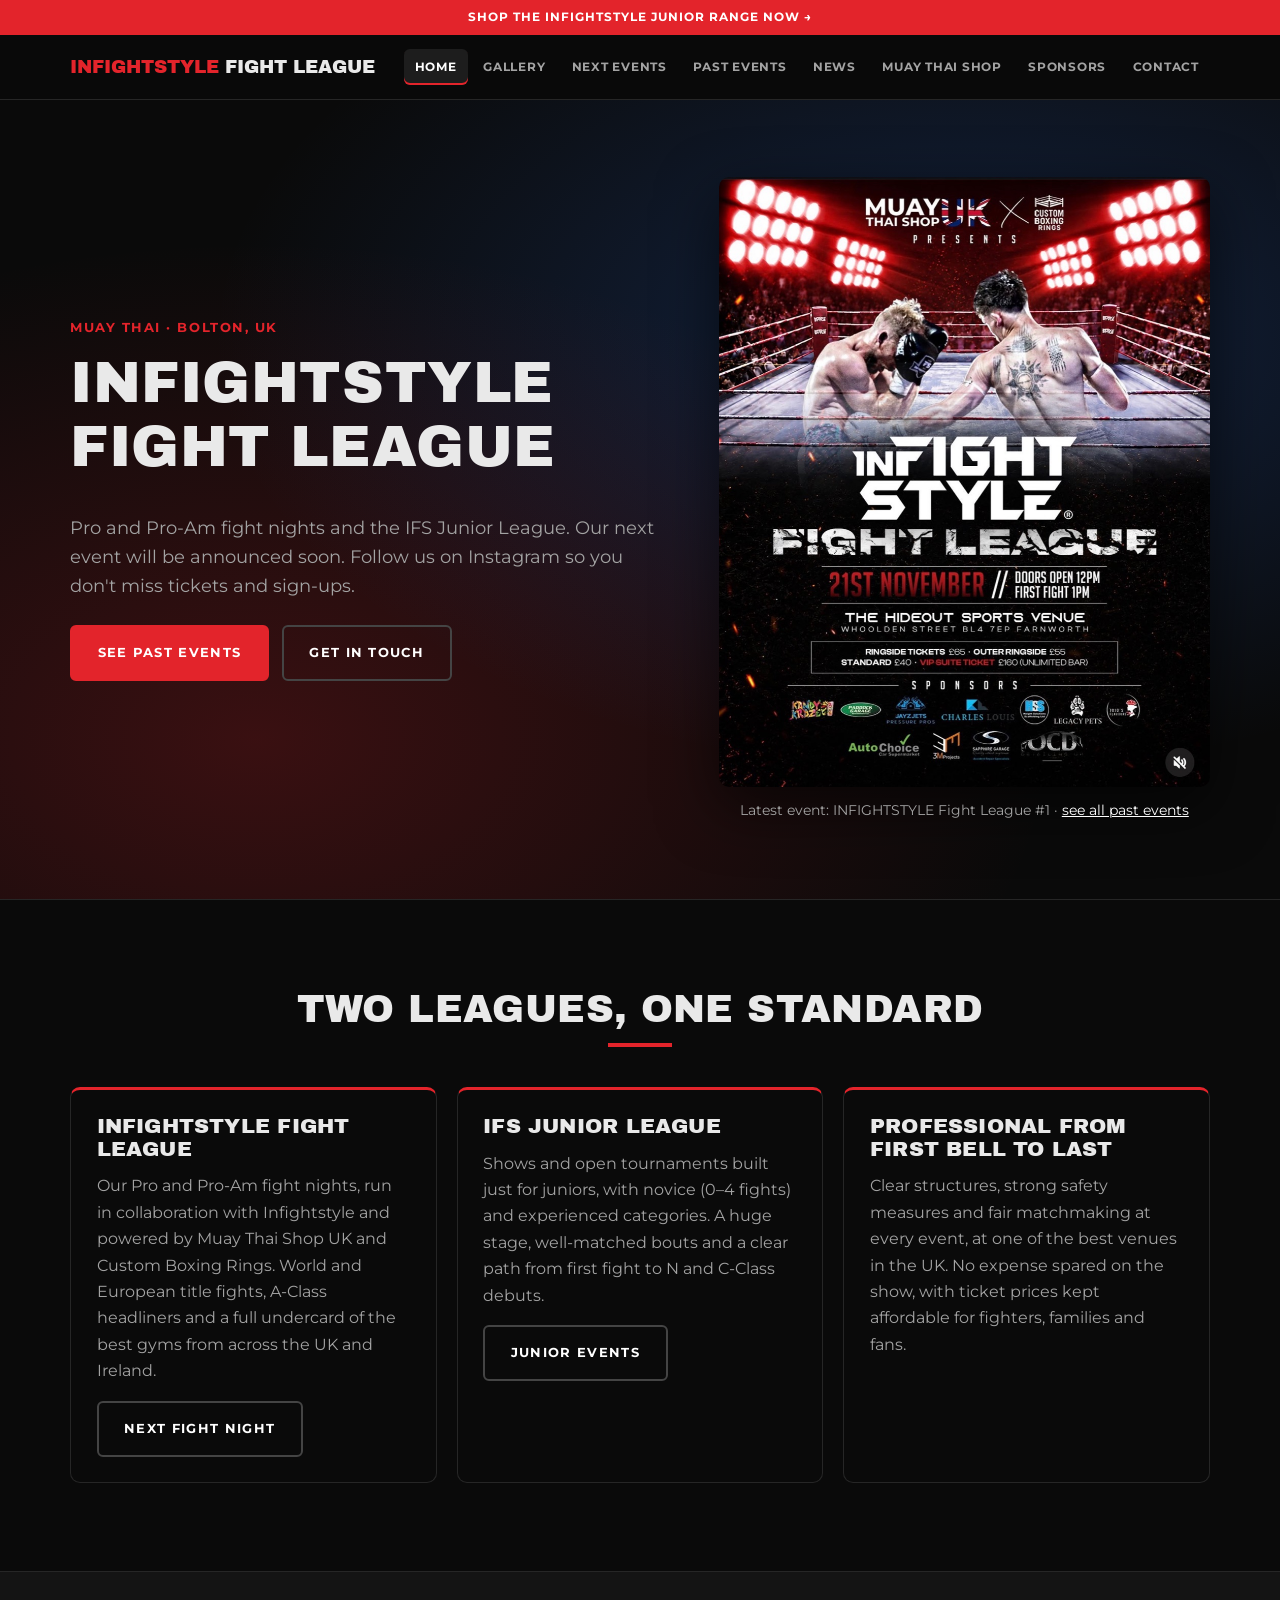
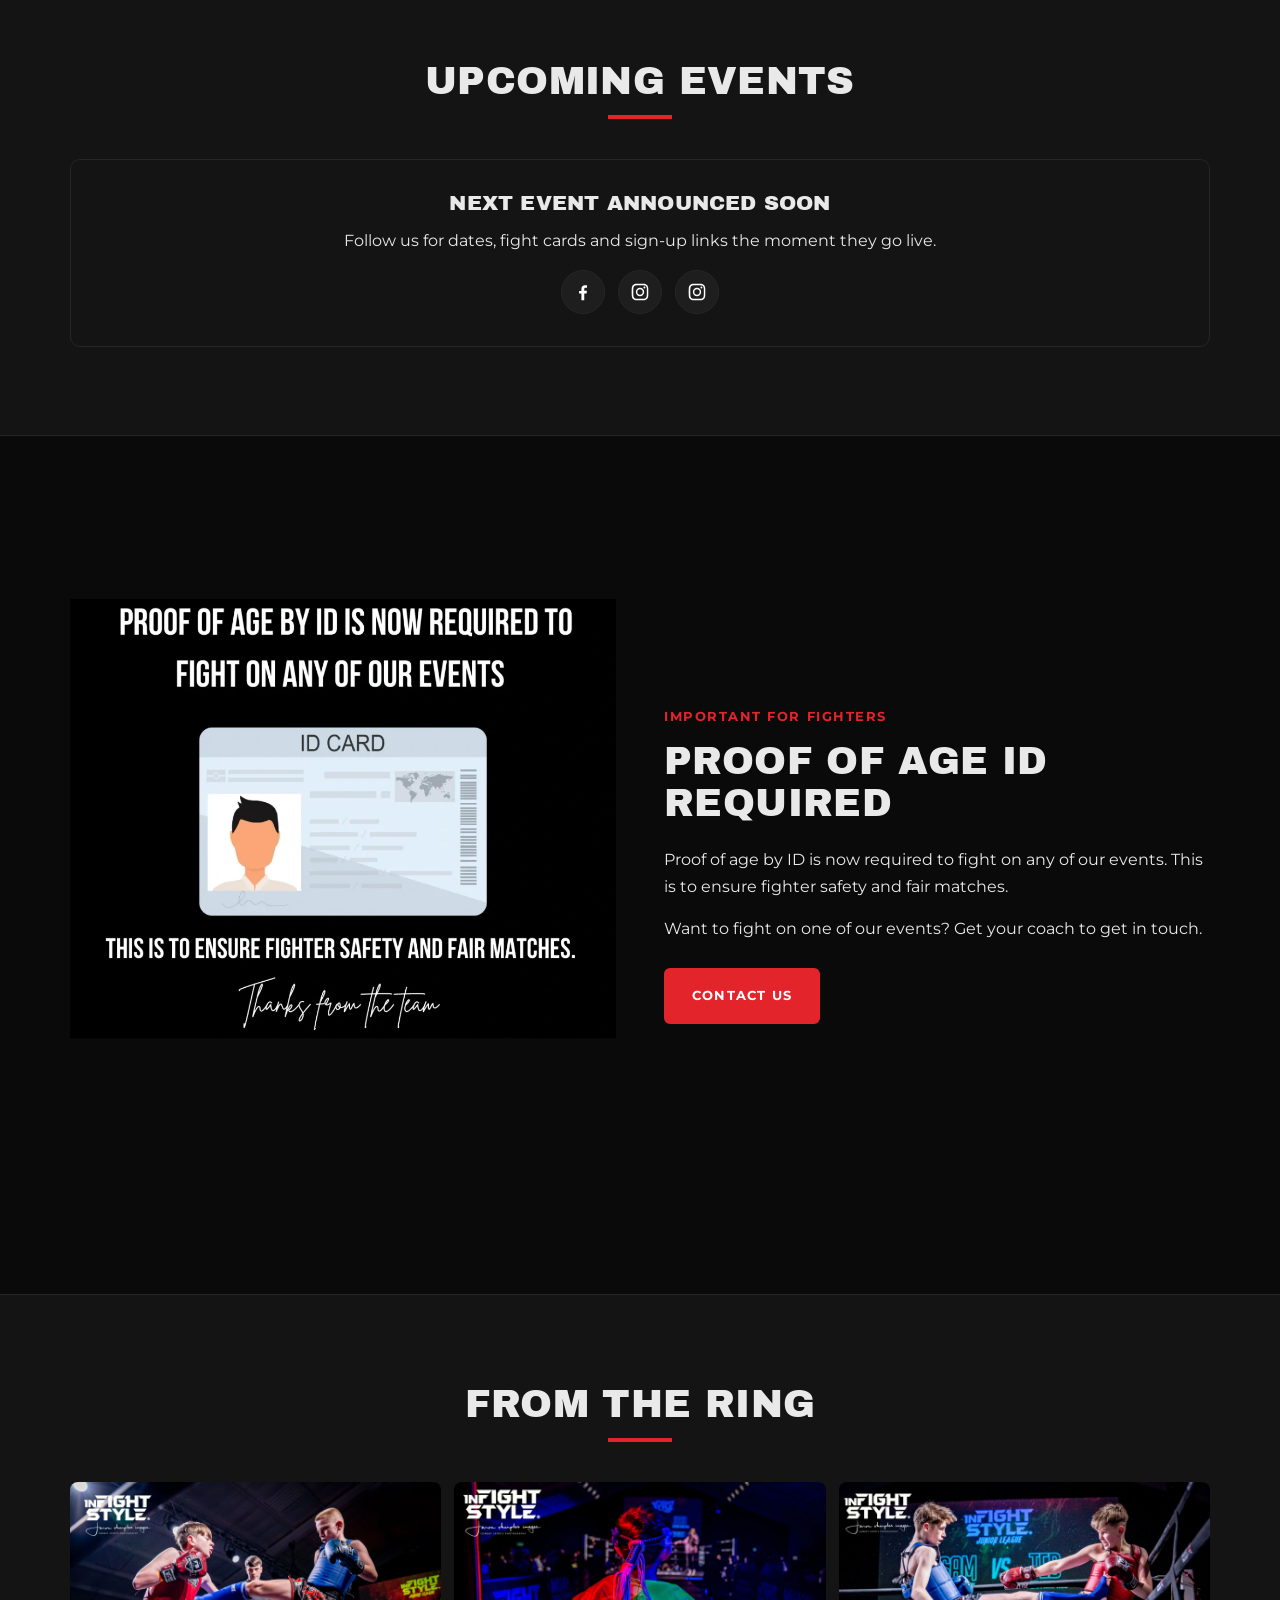
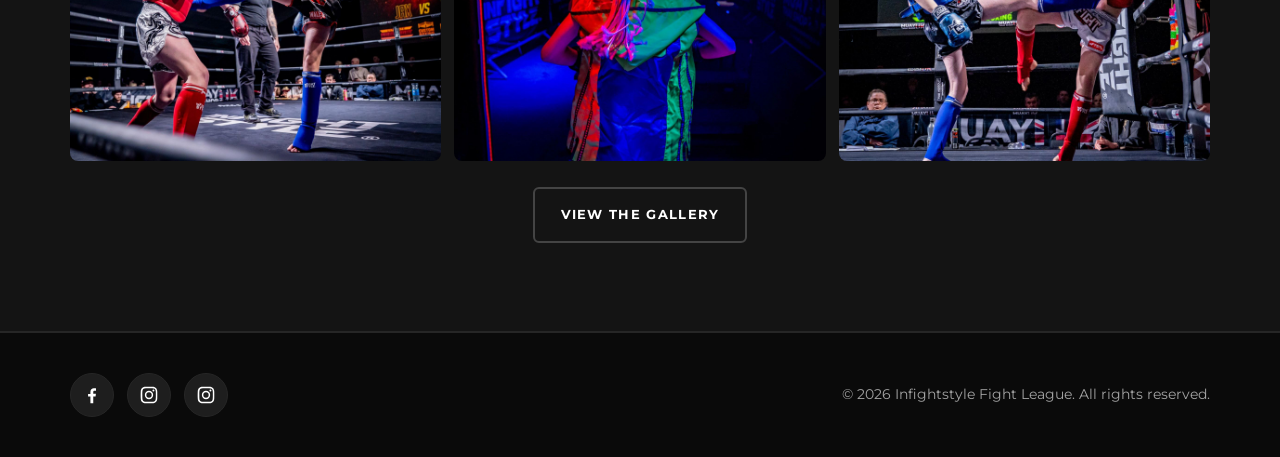
<file: index.html>
<!DOCTYPE html>
<html lang="en-GB">
<head>
<meta charset="utf-8">
<meta name="viewport" content="width=device-width, initial-scale=1">
<title>INFIGHTSTYLE Fight League | Muay Thai Fight Nights & Junior League, Bolton</title>
<meta name="description" content="Pro and Pro-Am Muay Thai fight nights and the IFS Junior League at The Hideout Sports Venue, Farnworth, Bolton. Title fights, top UK talent and a professional stage for juniors.">
<meta property="og:title" content="INFIGHTSTYLE Fight League | Muay Thai Fight Nights & Junior League, Bolton">
<meta property="og:description" content="Pro and Pro-Am Muay Thai fight nights and the IFS Junior League at The Hideout Sports Venue, Farnworth, Bolton. Title fights, top UK talent and a professional stage for juniors.">
<meta property="og:image" content="https://www.infightstylefightleague.co.uk/images/gallery-body-kick.jpg">
<link rel="icon" href="/images/favicon.svg" type="image/svg+xml">
<link rel="preconnect" href="https://fonts.googleapis.com">
<link rel="preconnect" href="https://fonts.gstatic.com" crossorigin>
<link href="https://fonts.googleapis.com/css2?family=Archivo+Black&family=Montserrat:wght@400;500;700&display=swap" rel="stylesheet">
<link rel="stylesheet" href="/assets/style.css">
<script src="/events.js" defer></script>
<script src="/assets/site.js" defer></script>
</head>
<body>
<header id="site-header"></header>
<main>
<section id="hero"></section>

<section class="section">
  <div class="wrap">
    <h2 class="section-title">Two leagues, one standard</h2>
    <div class="cards">
      <div class="card"><h3>INFIGHTSTYLE Fight League</h3><p>Our Pro and Pro-Am fight nights, run in collaboration with Infightstyle and powered by Muay Thai Shop UK and Custom Boxing Rings. World and European title fights, A-Class headliners and a full undercard of the best gyms from across the UK and Ireland.</p><p style="margin-top:1rem"><a class="btn ghost" href="/next-events/">Next fight night</a></p></div>
      <div class="card"><h3>IFS Junior League</h3><p>Shows and open tournaments built just for juniors, with novice (0–4 fights) and experienced categories. A huge stage, well-matched bouts and a clear path from first fight to N and C-Class debuts.</p><p style="margin-top:1rem"><a class="btn ghost" href="/past-events/">Junior events</a></p></div>
      <div class="card"><h3>Professional from first bell to last</h3><p>Clear structures, strong safety measures and fair matchmaking at every event, at one of the best venues in the UK. No expense spared on the show, with ticket prices kept affordable for fighters, families and fans.</p></div>
    </div>
  </div>
</section>

<section class="section alt">
  <div class="wrap">
    <h2 class="section-title">Upcoming events</h2>
    <div id="home-next" class="events"></div>
  </div>
</section>

<section class="section">
  <div class="wrap split">
    <img src="/images/id-notice.png" alt="Proof of age by ID is now required to fight on any of our events" loading="lazy">
    <div>
      <p class="eyebrow">Important for fighters</p>
      <h2>Proof of age ID required</h2>
      <p>Proof of age by ID is now required to fight on any of our events. This is to ensure fighter safety and fair matches.</p>
      <p>Want to fight on one of our events? Get your coach to get in touch.</p>
      <div class="actions"><a class="btn" href="/contact-us/">Contact us</a></div>
    </div>
  </div>
</section>

<section class="section alt">
  <div class="wrap">
    <h2 class="section-title">From the ring</h2>
    <div class="gallery">
      <a href="/gallery/"><img src="/images/gallery-body-kick.jpg" alt="Two young fighters in a ring during a Muay Thai match" loading="lazy"></a>
      <a href="/gallery/"><img src="/images/gallery-walkout-robe.jpg" alt="Fighter entering the ring in a colourful robe" loading="lazy"></a>
      <a href="/gallery/"><img src="/images/gallery-teep.jpg" alt="Two young fighters exchanging kicks" loading="lazy"></a>
    </div>
    <div class="actions" style="justify-content:center"><a class="btn ghost" href="/gallery/">View the gallery</a></div>
  </div>
</section>
</main>
<footer id="site-footer"></footer>
</body>
</html>
</file>
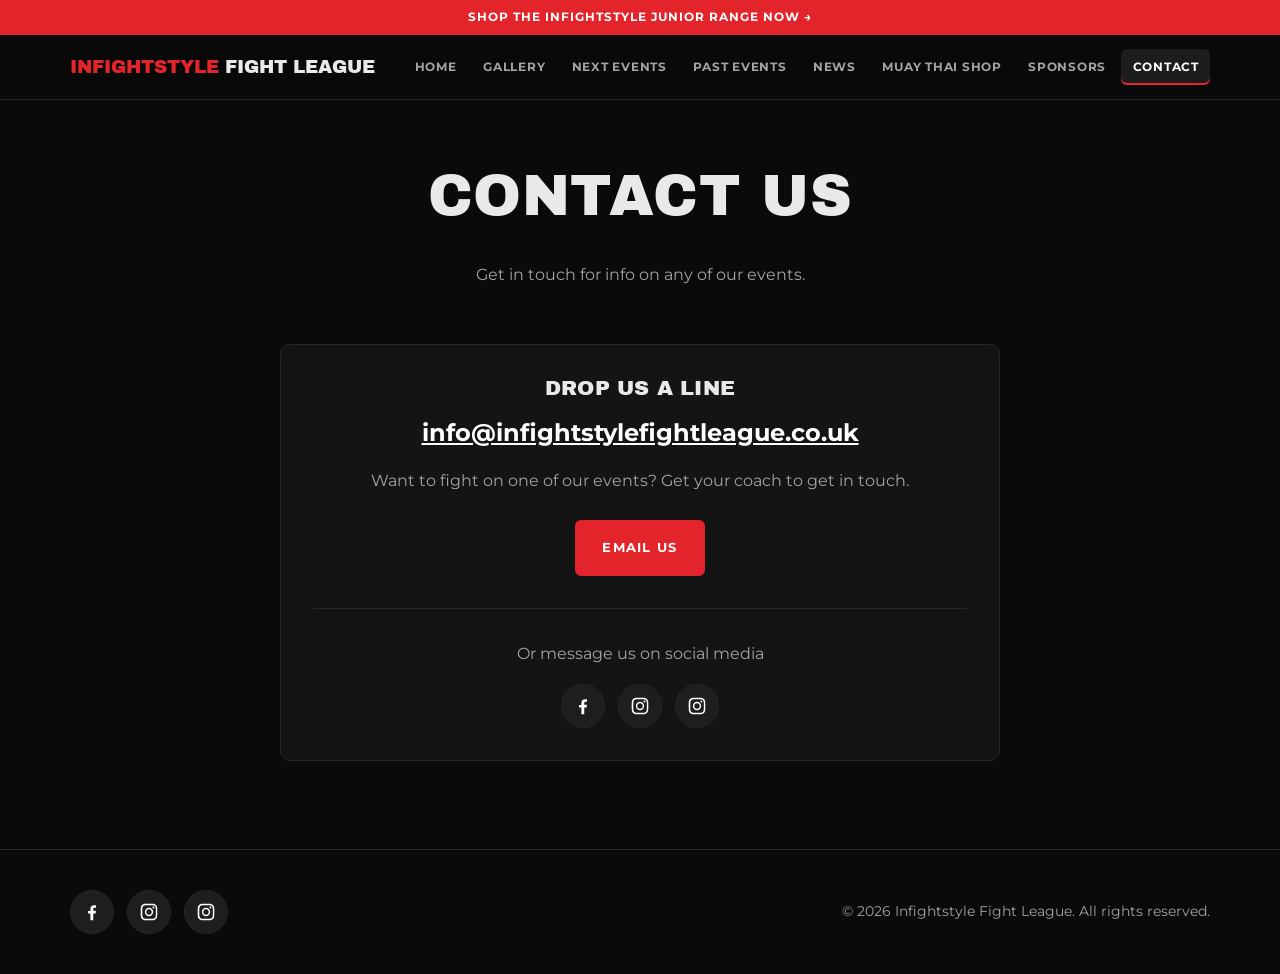
<file: contact-us/index.html>
<!DOCTYPE html>
<html lang="en-GB">
<head>
<meta charset="utf-8">
<meta name="viewport" content="width=device-width, initial-scale=1">
<title>Contact | Infightstyle Fight League</title>
<meta name="description" content="Get in touch with Infightstyle Fight League for info on any of our events.">
<meta property="og:title" content="Contact | Infightstyle Fight League">
<meta property="og:description" content="Get in touch with Infightstyle Fight League for info on any of our events.">
<meta property="og:image" content="https://www.infightstylefightleague.co.uk/images/gallery-body-kick.jpg">
<link rel="icon" href="/images/favicon.svg" type="image/svg+xml">
<link rel="preconnect" href="https://fonts.googleapis.com">
<link rel="preconnect" href="https://fonts.gstatic.com" crossorigin>
<link href="https://fonts.googleapis.com/css2?family=Archivo+Black&family=Montserrat:wght@400;500;700&display=swap" rel="stylesheet">
<link rel="stylesheet" href="/assets/style.css">
<script src="/events.js" defer></script>
<script src="/assets/site.js" defer></script>
</head>
<body>
<header id="site-header"></header>
<main>
<section class="page-banner wrap">
  <h1>Contact us</h1>
  <p>Get in touch for info on any of our events.</p>
</section>
<section class="section" style="padding-top:1.5rem">
  <div class="wrap" style="max-width:720px">
    <div class="panel center">
      <h3>Drop us a line</h3>
      <p><a class="contact-email" data-email="email"></a></p>
      <p style="color:var(--muted)">Want to fight on one of our events? Get your coach to get in touch.</p>
      <div class="actions" style="justify-content:center"><a class="btn" data-email="email">Email us</a></div>
      <hr style="border:0;border-top:1px solid var(--line);margin:2rem 0">
      <p style="color:var(--muted)">Or message us on social media</p>
      <div data-socials></div>
    </div>
  </div>
</section>
</main>
<footer id="site-footer"></footer>
</body>
</html>
</file>
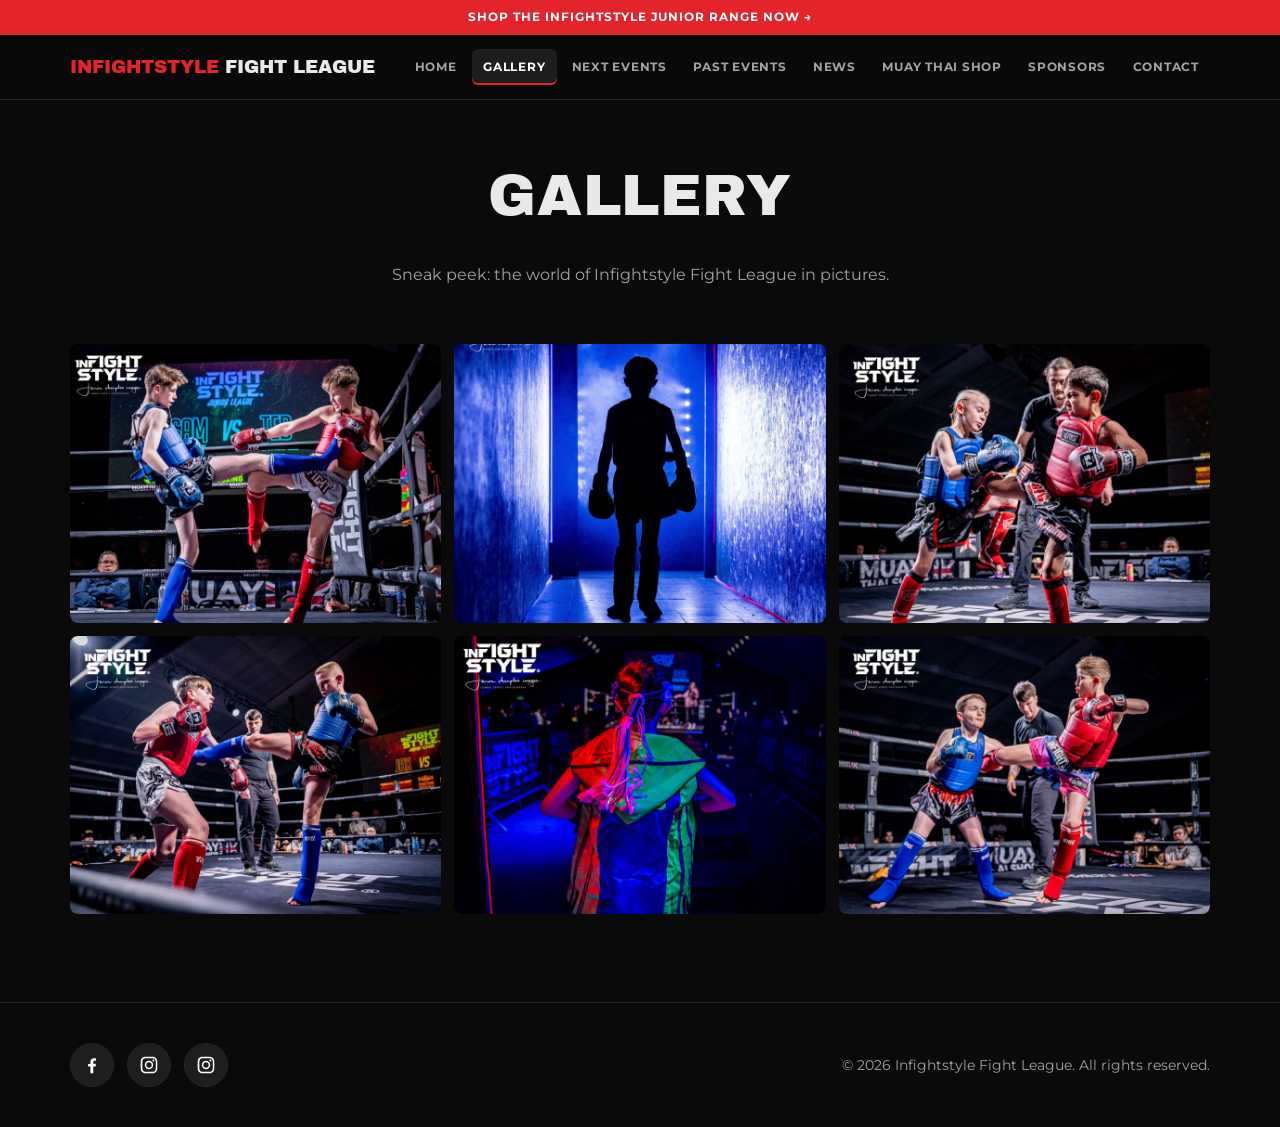
<file: gallery/index.html>
<!DOCTYPE html>
<html lang="en-GB">
<head>
<meta charset="utf-8">
<meta name="viewport" content="width=device-width, initial-scale=1">
<title>Gallery | Infightstyle Fight League</title>
<meta name="description" content="Photos from Infightstyle Fight League junior Muay Thai events.">
<meta property="og:title" content="Gallery | Infightstyle Fight League">
<meta property="og:description" content="Photos from Infightstyle Fight League junior Muay Thai events.">
<meta property="og:image" content="https://www.infightstylefightleague.co.uk/images/gallery-body-kick.jpg">
<link rel="icon" href="/images/favicon.svg" type="image/svg+xml">
<link rel="preconnect" href="https://fonts.googleapis.com">
<link rel="preconnect" href="https://fonts.gstatic.com" crossorigin>
<link href="https://fonts.googleapis.com/css2?family=Archivo+Black&family=Montserrat:wght@400;500;700&display=swap" rel="stylesheet">
<link rel="stylesheet" href="/assets/style.css">
<script src="/events.js" defer></script>
<script src="/assets/site.js" defer></script>
</head>
<body>
<header id="site-header"></header>
<main>
<section class="page-banner wrap">
  <h1>Gallery</h1>
  <p>Sneak peek: the world of Infightstyle Fight League in pictures.</p>
</section>
<section class="section" style="padding-top:1.5rem">
  <div class="wrap gallery" id="gallery">
    <a href="/images/gallery-teep.jpg"><img src="/images/gallery-teep.jpg" alt="Two young fighters in a Muay Thai match exchanging kicks" loading="lazy"></a>
    <a href="/images/gallery-walkout-corridor.jpg"><img src="/images/gallery-walkout-corridor.jpg" alt="Silhouette of a fighter walking through a blue-lit corridor" loading="lazy"></a>
    <a href="/images/gallery-ibrahim.jpg"><img src="/images/gallery-ibrahim.jpg" alt="Two juniors in a Muay Thai bout" loading="lazy"></a>
    <a href="/images/gallery-body-kick.jpg"><img src="/images/gallery-body-kick.jpg" alt="Two young fighters in a ring during a Muay Thai match" loading="lazy"></a>
    <a href="/images/gallery-walkout-robe.jpg"><img src="/images/gallery-walkout-robe.jpg" alt="Fighter entering the ring in a colourful robe and headband" loading="lazy"></a>
    <a href="/images/gallery-reggie.jpg"><img src="/images/gallery-reggie.jpg" alt="Junior fighter at an Infightstyle event" loading="lazy"></a>
  </div>
</section>
<div class="lightbox" id="lightbox"><img alt=""></div>
<script>
  (function () {
    var box = document.getElementById("lightbox"), img = box.querySelector("img");
    document.getElementById("gallery").addEventListener("click", function (e) {
      var a = e.target.closest("a"); if (!a) return;
      e.preventDefault(); img.src = a.href; img.alt = a.querySelector("img").alt; box.classList.add("show");
    });
    box.addEventListener("click", function () { box.classList.remove("show"); });
    document.addEventListener("keydown", function (e) { if (e.key === "Escape") box.classList.remove("show"); });
  })();
</script>
</main>
<footer id="site-footer"></footer>
</body>
</html>
</file>
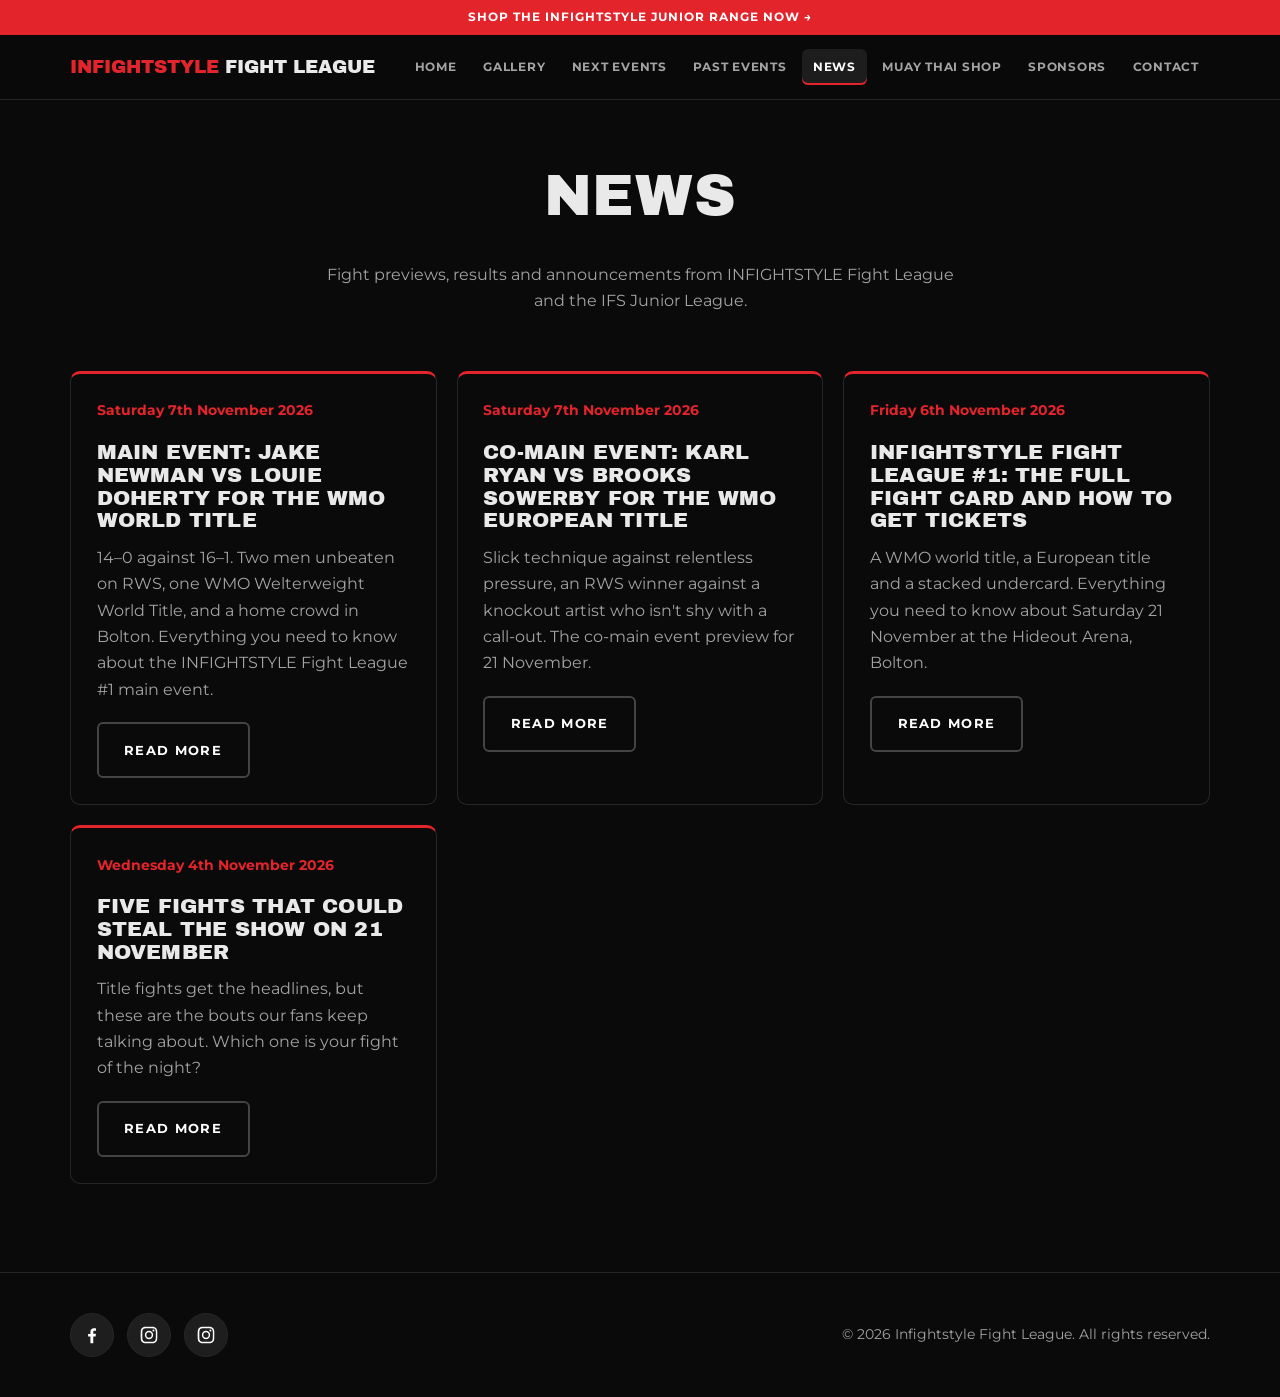
<file: news/index.html>
<!DOCTYPE html>
<html lang="en-GB">
<head>
<meta charset="utf-8">
<meta name="viewport" content="width=device-width, initial-scale=1">
<title>News | INFIGHTSTYLE Fight League</title>
<meta name="description" content="News, fight previews and results from INFIGHTSTYLE Fight League and the IFS Junior League.">
<meta property="og:title" content="News | INFIGHTSTYLE Fight League">
<meta property="og:description" content="News, fight previews and results from INFIGHTSTYLE Fight League and the IFS Junior League.">
<meta property="og:image" content="https://www.infightstylefightleague.co.uk/images/gallery-body-kick.jpg">
<link rel="icon" href="/images/favicon.svg" type="image/svg+xml">
<link rel="preconnect" href="https://fonts.googleapis.com">
<link rel="preconnect" href="https://fonts.gstatic.com" crossorigin>
<link href="https://fonts.googleapis.com/css2?family=Archivo+Black&family=Montserrat:wght@400;500;700&display=swap" rel="stylesheet">
<link rel="stylesheet" href="/assets/style.css">
<script src="/events.js" defer></script>
<script src="/posts.js" defer></script>
<script src="/assets/site.js" defer></script>
</head>
<body>
<header id="site-header"></header>
<main>
<section class="page-banner wrap">
  <h1>News</h1>
  <p>Fight previews, results and announcements from INFIGHTSTYLE Fight League and the IFS Junior League.</p>
</section>
<section class="section" style="padding-top:1.5rem">
  <div class="wrap news-list" id="news-list"></div>
</section>
</main>
<footer id="site-footer"></footer>
</body>
</html>
</file>
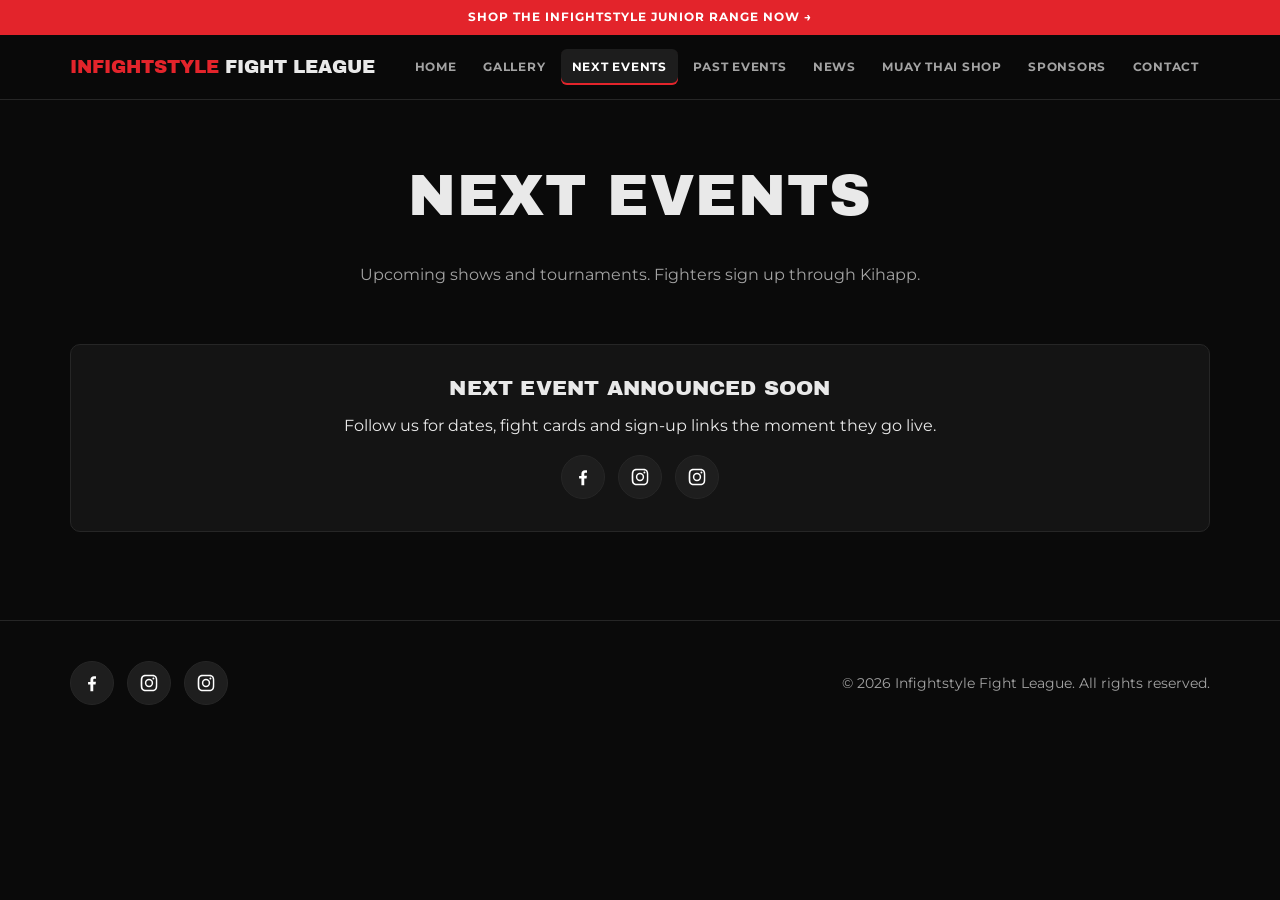
<file: next-events/index.html>
<!DOCTYPE html>
<html lang="en-GB">
<head>
<meta charset="utf-8">
<meta name="viewport" content="width=device-width, initial-scale=1">
<title>Next Events | Infightstyle Fight League</title>
<meta name="description" content="Upcoming Infightstyle junior Muay Thai shows and tournaments, with sign-up links.">
<meta property="og:title" content="Next Events | Infightstyle Fight League">
<meta property="og:description" content="Upcoming Infightstyle junior Muay Thai shows and tournaments, with sign-up links.">
<meta property="og:image" content="https://www.infightstylefightleague.co.uk/images/gallery-body-kick.jpg">
<link rel="icon" href="/images/favicon.svg" type="image/svg+xml">
<link rel="preconnect" href="https://fonts.googleapis.com">
<link rel="preconnect" href="https://fonts.gstatic.com" crossorigin>
<link href="https://fonts.googleapis.com/css2?family=Archivo+Black&family=Montserrat:wght@400;500;700&display=swap" rel="stylesheet">
<link rel="stylesheet" href="/assets/style.css">
<script src="/events.js" defer></script>
<script src="/assets/site.js" defer></script>
</head>
<body>
<header id="site-header"></header>
<main>
<section class="page-banner wrap">
  <h1>Next events</h1>
  <p>Upcoming shows and tournaments. Fighters sign up through Kihapp.</p>
</section>
<section class="section" style="padding-top:1.5rem">
  <div class="wrap events" id="next-events"></div>
</section>
</main>
<footer id="site-footer"></footer>
</body>
</html>
</file>
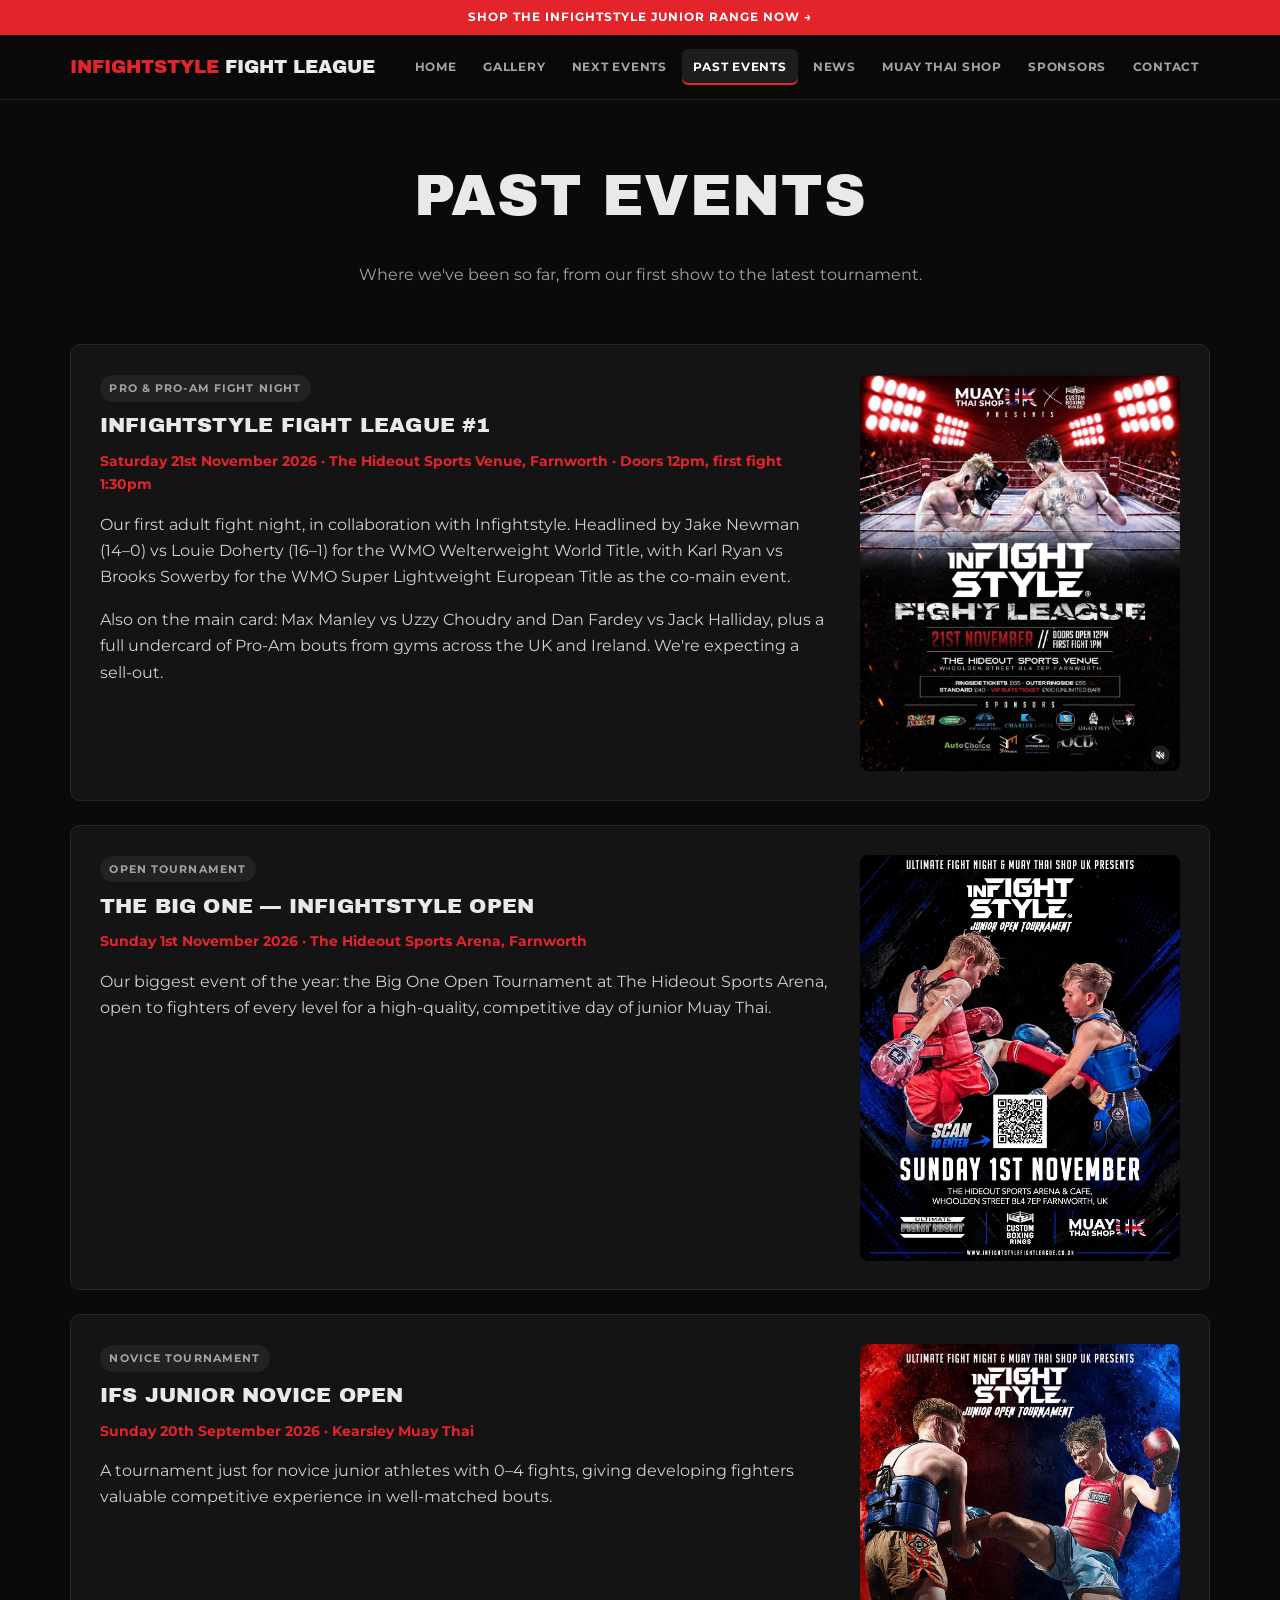
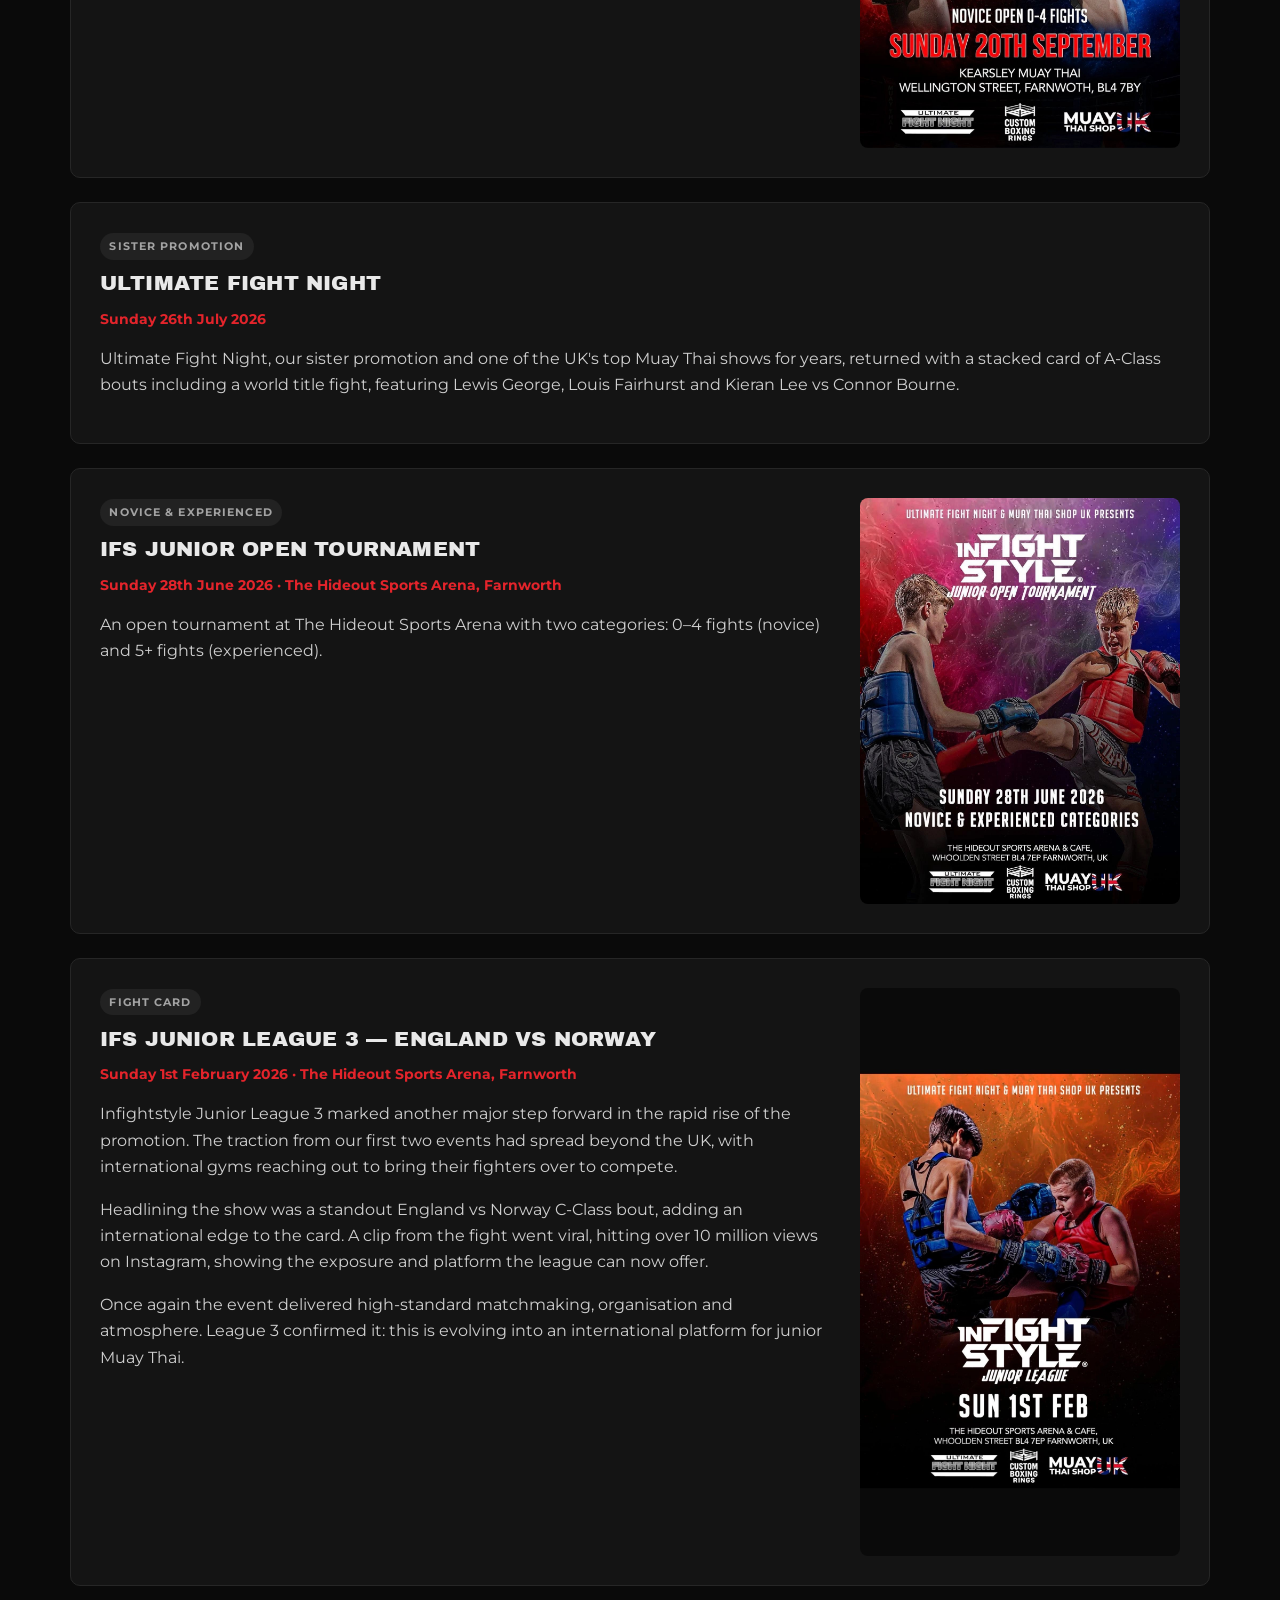
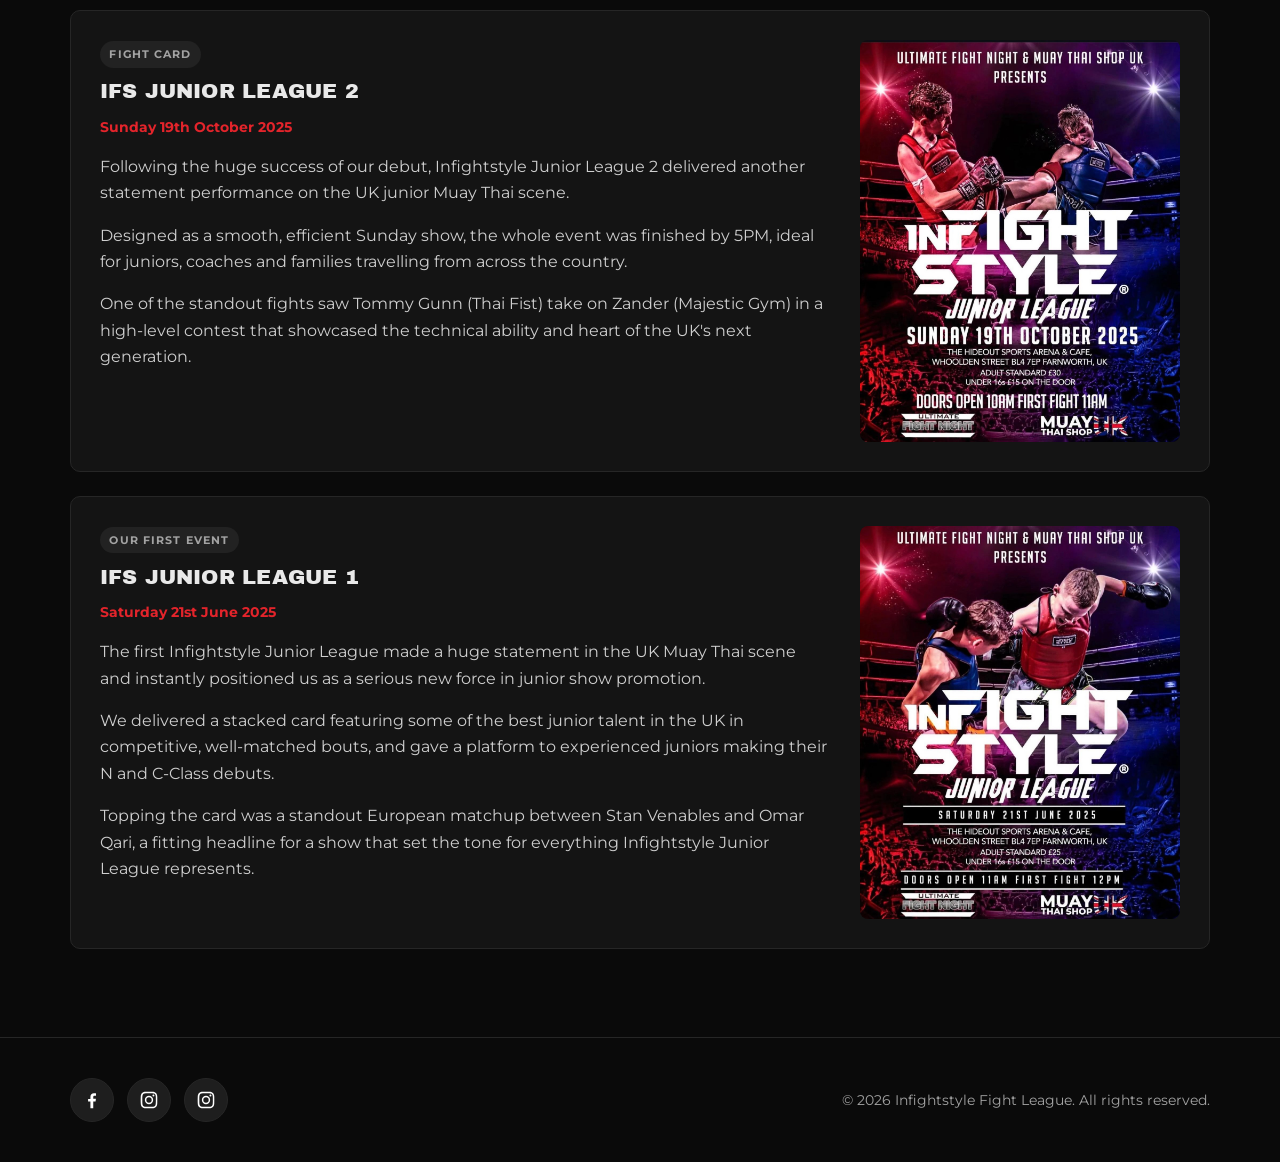
<file: past-events/index.html>
<!DOCTYPE html>
<html lang="en-GB">
<head>
<meta charset="utf-8">
<meta name="viewport" content="width=device-width, initial-scale=1">
<title>Past Events | Infightstyle Fight League</title>
<meta name="description" content="Look back at previous Infightstyle Junior League shows and tournaments.">
<meta property="og:title" content="Past Events | Infightstyle Fight League">
<meta property="og:description" content="Look back at previous Infightstyle Junior League shows and tournaments.">
<meta property="og:image" content="https://www.infightstylefightleague.co.uk/images/gallery-body-kick.jpg">
<link rel="icon" href="/images/favicon.svg" type="image/svg+xml">
<link rel="preconnect" href="https://fonts.googleapis.com">
<link rel="preconnect" href="https://fonts.gstatic.com" crossorigin>
<link href="https://fonts.googleapis.com/css2?family=Archivo+Black&family=Montserrat:wght@400;500;700&display=swap" rel="stylesheet">
<link rel="stylesheet" href="/assets/style.css">
<script src="/events.js" defer></script>
<script src="/assets/site.js" defer></script>
</head>
<body>
<header id="site-header"></header>
<main>
<section class="page-banner wrap">
  <h1>Past events</h1>
  <p>Where we've been so far, from our first show to the latest tournament.</p>
</section>
<section class="section" style="padding-top:1.5rem">
  <div class="wrap events" id="past-events"></div>
</section>
</main>
<footer id="site-footer"></footer>
</body>
</html>
</file>
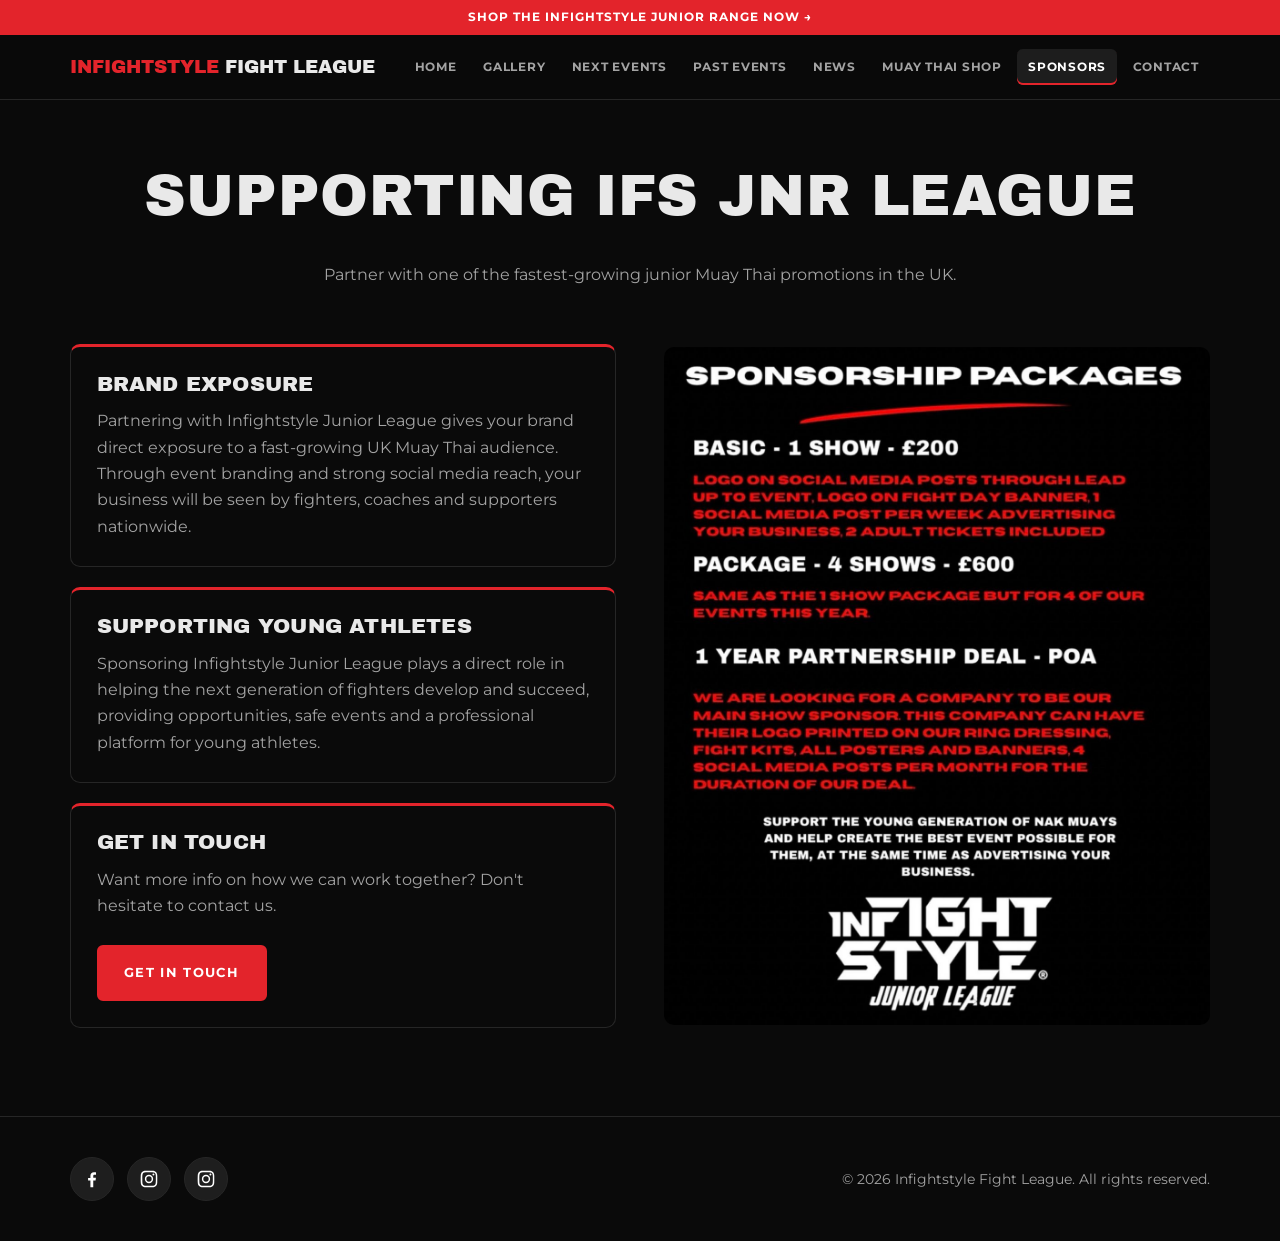
<file: sponsors/index.html>
<!DOCTYPE html>
<html lang="en-GB">
<head>
<meta charset="utf-8">
<meta name="viewport" content="width=device-width, initial-scale=1">
<title>Sponsors | Infightstyle Fight League</title>
<meta name="description" content="Sponsor Infightstyle Junior League: brand exposure to a fast-growing UK Muay Thai audience while supporting young athletes.">
<meta property="og:title" content="Sponsors | Infightstyle Fight League">
<meta property="og:description" content="Sponsor Infightstyle Junior League: brand exposure to a fast-growing UK Muay Thai audience while supporting young athletes.">
<meta property="og:image" content="https://www.infightstylefightleague.co.uk/images/gallery-body-kick.jpg">
<link rel="icon" href="/images/favicon.svg" type="image/svg+xml">
<link rel="preconnect" href="https://fonts.googleapis.com">
<link rel="preconnect" href="https://fonts.gstatic.com" crossorigin>
<link href="https://fonts.googleapis.com/css2?family=Archivo+Black&family=Montserrat:wght@400;500;700&display=swap" rel="stylesheet">
<link rel="stylesheet" href="/assets/style.css">
<script src="/events.js" defer></script>
<script src="/assets/site.js" defer></script>
</head>
<body>
<header id="site-header"></header>
<main>
<section class="page-banner wrap">
  <h1>Supporting IFS Jnr League</h1>
  <p>Partner with one of the fastest-growing junior Muay Thai promotions in the UK.</p>
</section>
<section class="section" style="padding-top:1.5rem">
  <div class="wrap split">
    <div>
      <div class="card" style="margin-bottom:1.25rem"><h3>Brand exposure</h3><p>Partnering with Infightstyle Junior League gives your brand direct exposure to a fast-growing UK Muay Thai audience. Through event branding and strong social media reach, your business will be seen by fighters, coaches and supporters nationwide.</p></div>
      <div class="card" style="margin-bottom:1.25rem"><h3>Supporting young athletes</h3><p>Sponsoring Infightstyle Junior League plays a direct role in helping the next generation of fighters develop and succeed, providing opportunities, safe events and a professional platform for young athletes.</p></div>
      <div class="card"><h3>Get in touch</h3><p>Want more info on how we can work together? Don't hesitate to contact us.</p>
        <div class="actions"><a class="btn" data-email="sponsorEmail">Get in touch</a></div></div>
    </div>
    <a href="/images/sponsorship-packages.jpg" target="_blank" rel="noopener"><img src="/images/sponsorship-packages.jpg" alt="Infightstyle Junior League sponsorship packages" loading="lazy"></a>
  </div>
</section>
</main>
<footer id="site-footer"></footer>
</body>
</html>
</file>
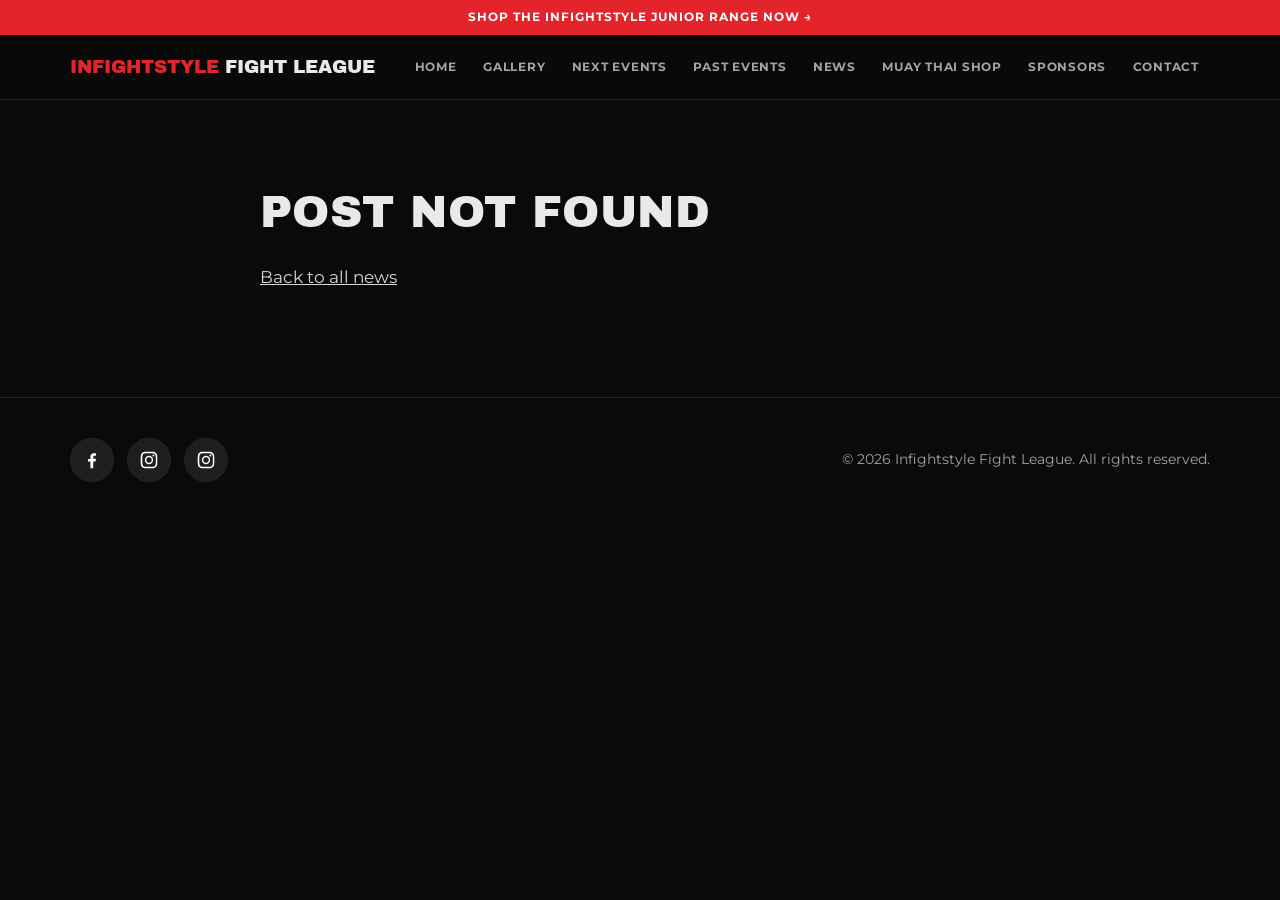
<file: news/post/index.html>
<!DOCTYPE html>
<html lang="en-GB">
<head>
<meta charset="utf-8">
<meta name="viewport" content="width=device-width, initial-scale=1">
<title>News | INFIGHTSTYLE Fight League</title>
<meta name="description" content="News from INFIGHTSTYLE Fight League.">
<meta property="og:title" content="News | INFIGHTSTYLE Fight League">
<meta property="og:description" content="News from INFIGHTSTYLE Fight League.">
<meta property="og:image" content="https://www.infightstylefightleague.co.uk/images/gallery-body-kick.jpg">
<link rel="icon" href="/images/favicon.svg" type="image/svg+xml">
<link rel="preconnect" href="https://fonts.googleapis.com">
<link rel="preconnect" href="https://fonts.gstatic.com" crossorigin>
<link href="https://fonts.googleapis.com/css2?family=Archivo+Black&family=Montserrat:wght@400;500;700&display=swap" rel="stylesheet">
<link rel="stylesheet" href="/assets/style.css">
<script src="/events.js" defer></script>
<script src="/posts.js" defer></script>
<script src="/assets/site.js" defer></script>
</head>
<body>
<header id="site-header"></header>
<main>
<section class="section">
  <article class="wrap article" id="post"></article>
</section>
</main>
<footer id="site-footer"></footer>
</body>
</html>
</file>
<file: assets/style.css>
:root {
  --bg: #0a0a0a;
  --panel: #141414;
  --line: #262626;
  --text: #e9e9e9;
  --muted: #a3a3a3;
  --red: #e3242b;
  --red-dark: #b81b21;
  --blue: #2f6fe4;
  --radius: 10px;
  --head: "Archivo Black", Impact, Arial, sans-serif;
  --body: "Montserrat", Arial, sans-serif;
}

* { box-sizing: border-box; }
html { scroll-behavior: smooth; }
body { margin: 0; background: var(--bg); color: var(--text); font: 16px/1.65 var(--body); }
img { max-width: 100%; display: block; }
a { color: inherit; }
h1, h2, h3 { font-family: var(--head); font-weight: 400; text-transform: uppercase; line-height: 1.1; margin: 0 0 .6em; letter-spacing: .01em; }
h1 { font-size: clamp(2rem, 5vw, 3.6rem); }
h2 { font-size: clamp(1.6rem, 3.5vw, 2.4rem); }
h3 { font-size: 1.3rem; }
p { margin: 0 0 1em; }
.wrap { width: min(1140px, 100% - 2.5rem); margin-inline: auto; }
.center { text-align: center; }
.section { padding: clamp(3rem, 7vw, 5.5rem) 0; }
.section.alt { background: var(--panel); border-block: 1px solid var(--line); }
.section-title { text-align: center; margin-bottom: 2.5rem; }
.section-title::after { content: ""; display: block; width: 64px; height: 4px; background: var(--red); margin: .8rem auto 0; }

/* header */
#site-header { position: sticky; top: 0; z-index: 10; background: rgba(10,10,10,.94); backdrop-filter: blur(8px); border-bottom: 1px solid var(--line); }
.promo { display: block; text-align: center; background: var(--red); color: #fff; font-size: .78rem; font-weight: 700; letter-spacing: .08em; text-transform: uppercase; text-decoration: none; padding: .45rem 1rem; }
.promo:hover { background: var(--red-dark); }
.bar { display: flex; align-items: center; justify-content: space-between; gap: 1rem; min-height: 64px; }
.brand { font-family: var(--head); text-transform: uppercase; text-decoration: none; font-size: 1.15rem; white-space: nowrap; }
.brand span { color: var(--red); }
nav ul { list-style: none; display: flex; gap: .25rem; margin: 0; padding: 0; }
nav a { display: block; white-space: nowrap; padding: .5rem .7rem; text-decoration: none; font-size: .78rem; font-weight: 700; letter-spacing: .06em; text-transform: uppercase; color: var(--muted); border-radius: 6px; }
nav a:hover, nav a[aria-current="page"] { color: #fff; background: #1d1d1d; }
nav a[aria-current="page"] { box-shadow: inset 0 -2px var(--red); }
.menu-btn { display: none; background: none; border: 1px solid var(--line); color: var(--text); font: 700 .8rem var(--body); text-transform: uppercase; letter-spacing: .08em; padding: .5rem .9rem; border-radius: 6px; cursor: pointer; }

@media (max-width: 1060px) {
  .menu-btn { display: block; }
  nav { display: none; width: 100%; }
  #site-header.open nav { display: block; }
  .bar { flex-wrap: wrap; }
  nav ul { flex-direction: column; padding-bottom: 1rem; }
  nav a { font-size: .9rem; padding: .75rem .5rem; }
}

/* buttons */
.btn { display: inline-block; background: var(--red); color: #fff; text-decoration: none; font-weight: 700; font-size: .82rem; letter-spacing: .1em; text-transform: uppercase; padding: .95rem 1.6rem; border-radius: 6px; border: 2px solid var(--red); transition: background .15s; }
.btn:hover { background: var(--red-dark); border-color: var(--red-dark); }
.btn.ghost { background: transparent; border-color: #444; }
.btn.ghost:hover { border-color: #fff; }
.actions { display: flex; flex-wrap: wrap; gap: .8rem; margin-top: 1.6rem; }

/* hero */
#hero { background: radial-gradient(ellipse at 75% 30%, rgba(47,111,228,.25), transparent 55%), radial-gradient(ellipse at 20% 80%, rgba(227,36,43,.22), transparent 55%), var(--bg); border-bottom: 1px solid var(--line); }
.hero-inner { display: grid; grid-template-columns: 1.1fr .9fr; gap: 3rem; align-items: center; padding: clamp(2.5rem, 6vw, 5rem) 0; }
.hero-img img { border-radius: var(--radius); box-shadow: 0 20px 60px rgba(0,0,0,.6); max-height: 640px; margin-inline: auto; }
.eyebrow { color: var(--red); font-weight: 700; text-transform: uppercase; letter-spacing: .12em; font-size: .8rem; }
.lead { font-size: 1.1rem; color: var(--muted); }
@media (max-width: 800px) { .hero-inner { grid-template-columns: 1fr; } }

/* page banner */
.page-banner { padding: clamp(2.5rem, 6vw, 4rem) 0 1rem; text-align: center; }
.page-banner p { color: var(--muted); max-width: 640px; margin-inline: auto; }

/* feature cards */
.cards { display: grid; grid-template-columns: repeat(auto-fit, minmax(260px, 1fr)); gap: 1.25rem; }
.card { background: var(--bg); border: 1px solid var(--line); border-top: 3px solid var(--red); border-radius: var(--radius); padding: 1.6rem; }
.card p { color: var(--muted); margin: 0; }
.panel { background: var(--panel); border: 1px solid var(--line); border-radius: var(--radius); padding: 2rem; }

/* events */
.events { display: grid; gap: 1.5rem; }
.event { display: grid; grid-template-columns: 1fr 320px; gap: 2rem; background: var(--panel); border: 1px solid var(--line); border-radius: var(--radius); padding: 1.8rem; }
.event.no-poster { grid-template-columns: 1fr; }
.event .meta { color: var(--red); font-weight: 700; font-size: .9rem; }
.event p { color: #cfcfcf; }
.event .poster img { border-radius: 8px; width: 100%; }
.tag { display: inline-block; font-size: .7rem; font-weight: 700; letter-spacing: .1em; text-transform: uppercase; background: #222; color: var(--muted); padding: .25rem .6rem; border-radius: 99px; margin-bottom: .8rem; }
.prices { list-style: none; padding: 0; margin: 0 0 1.4rem; display: flex; flex-wrap: wrap; gap: .6rem; }
.prices li { border: 1px solid var(--line); padding: .4rem .8rem; border-radius: 6px; font-weight: 700; }
@media (max-width: 760px) { .event { grid-template-columns: 1fr; } .event .poster { order: -1; max-width: 420px; } }

/* split */
.split { display: grid; grid-template-columns: 1fr 1fr; gap: 3rem; align-items: center; }
.split img { border-radius: var(--radius); }
@media (max-width: 800px) { .split { grid-template-columns: 1fr; } }

/* gallery */
.gallery { display: grid; grid-template-columns: repeat(auto-fill, minmax(280px, 1fr)); gap: .8rem; }
.gallery a { display: block; overflow: hidden; border-radius: 8px; aspect-ratio: 4 / 3; }
.gallery img { width: 100%; height: 100%; object-fit: cover; transition: transform .3s; }
.gallery a:hover img { transform: scale(1.04); }

/* lightbox */
.lightbox { position: fixed; inset: 0; background: rgba(0,0,0,.92); display: none; align-items: center; justify-content: center; z-index: 50; padding: 2rem; cursor: zoom-out; }
.lightbox.show { display: flex; }
.lightbox img { max-height: 90vh; border-radius: 8px; }

/* footer */
#site-footer { border-top: 1px solid var(--line); padding: 2.5rem 0; color: var(--muted); font-size: .85rem; }
.footer-inner { display: flex; flex-wrap: wrap; align-items: center; justify-content: space-between; gap: 1rem; }
.footer-inner p { margin: 0; }
.socials { display: flex; gap: .8rem; }
.center .socials { justify-content: center; }
.socials a { width: 44px; height: 44px; display: grid; place-items: center; border-radius: 50%; background: #1e1e1e; border: 1px solid var(--line); }
.socials a:hover { background: var(--red); border-color: var(--red); }
.socials svg { width: 20px; height: 20px; fill: #fff; }
.contact-email { font-size: clamp(1.05rem, 3vw, 1.5rem); font-weight: 700; color: #fff; word-break: break-all; }
.hero-img figcaption { text-align: center; color: var(--muted); font-size: .85rem; margin-top: .8rem; }
.hero-img figcaption a { color: #fff; }
@media (max-width: 480px) {
  .brand { font-size: .85rem; }
  .bar { gap: .5rem; }
  .menu-btn { padding: .45rem .7rem; }
  .promo { font-size: .7rem; }
}

/* news */
.news-list { display: grid; grid-template-columns: repeat(auto-fill, minmax(300px, 1fr)); gap: 1.25rem; }
.news-card h3 a { text-decoration: none; }
.news-card h3 a:hover { color: var(--red); }
.news-card .meta { color: var(--red); font-weight: 700; font-size: .85rem; }
.news-card p { margin-bottom: 1.2rem; }
.article { max-width: 760px; }
.article h1 { font-size: clamp(1.8rem, 4.5vw, 2.8rem); }
.article h2 { font-size: 1.35rem; margin-top: 2rem; }
.article p, .article li { color: #d6d6d6; font-size: 1.05rem; }
.article ul { padding-left: 1.2rem; margin: 0 0 1.2rem; }
.article li { margin-bottom: .4rem; }
.article .back { margin-top: 2.5rem; }
.hero-tickets .prices { flex-direction: column; }
.article .post-img { width: 100%; max-width: 560px; border-radius: 10px; margin: 1.5rem 0; }
.video-grid { display: grid; grid-template-columns: repeat(auto-fit, minmax(300px, 1fr)); gap: 1.25rem; margin: 1.5rem 0; }
.video { margin: 0; }
.video .instagram-media { min-width: 0 !important; width: 100% !important; margin: 0 !important; }
.video figcaption { margin-top: .6rem; font-weight: 700; }
.video figcaption a { color: #fff; text-decoration: none; }
.video figcaption a:hover { color: var(--red); }
</file>
